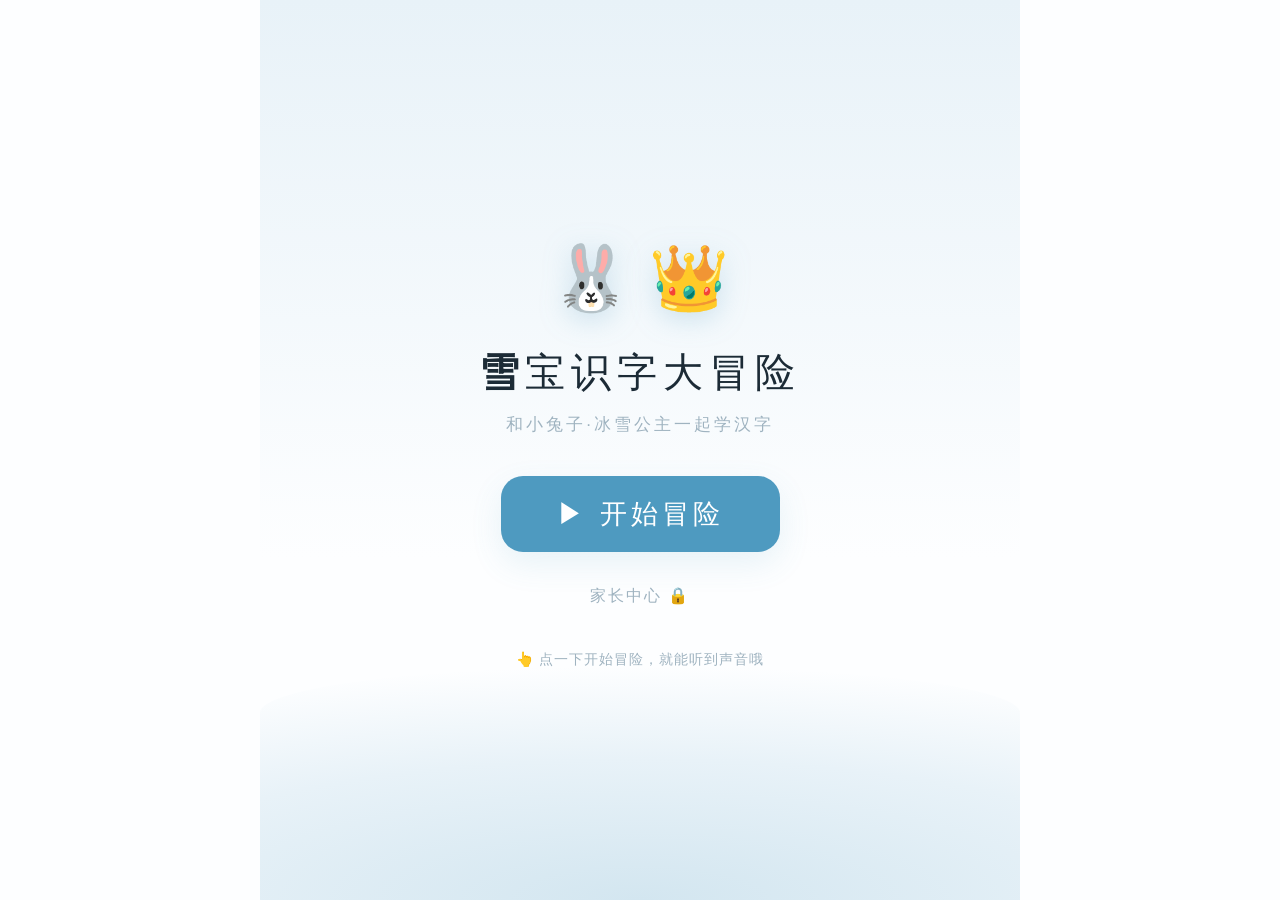
<file: index.html>
<!DOCTYPE html>
<html lang="zh-CN">
<head>
<meta charset="UTF-8">
<meta name="viewport" content="width=device-width, initial-scale=1.0, maximum-scale=1.0, user-scalable=no, viewport-fit=cover">
<meta name="apple-mobile-web-app-capable" content="yes">
<meta name="apple-mobile-web-app-status-bar-style" content="white">
<title>雪宝识字大冒险</title>
<link rel="stylesheet" href="assets/style.css">
</head>
<body>
<div id="app">
  <!-- 顶部状态栏 -->
  <header id="topbar" class="hidden">
    <button id="btn-home" aria-label="回到地图">🏠</button>
    <div id="progress-pill"><span id="star-count">⭐ 0</span></div>
    <button id="btn-audio" aria-label="声音开关">🔊</button>
  </header>

  <!-- 场景1: 开场（点击启动音频权限） -->
  <section id="scene-start" class="scene">
    <div class="sky"><div class="snowfield"></div><div class="snowflake" style="--d:0s;left:8%"></div><div class="snowflake" style="--d:1.2s;left:22%"></div><div class="snowflake" style="--d:2.4s;left:41%"></div><div class="snowflake" style="--d:0.6s;left:58%"></div><div class="snowflake" style="--d:1.8s;left:74%"></div><div class="snowflake" style="--d:3s;left:89%"></div></div>
    <div class="start-card">
      <div class="mascot-pair" aria-hidden="true">
        <div class="bunny">🐰</div>
        <div class="princess">👑</div>
      </div>
      <h1 class="game-title">雪宝识字大冒险</h1>
      <p class="game-sub">和小兔子·冰雪公主一起学汉字</p>
      <button id="btn-start" class="btn-primary big">▶<span>开始冒险</span></button>
      <button id="btn-parent" class="btn-ghost">家长中心 🔒</button>
      <p class="tap-hint">👆 点一下开始冒险，就能听到声音哦</p>
    </div>
  </section>

  <!-- 场景2: 关卡地图 -->
  <section id="scene-map" class="scene hidden">
    <div class="map-head">
      <div class="map-bunny">🐰</div>
      <div class="map-title-wrap">
        <h2 id="map-title">冒险地图</h2>
        <p id="map-sub">选一个亮晶晶的地方出发</p>
      </div>
      <button id="btn-album" class="album-btn" aria-label="我的字卡册">🖼️<span>字卡册</span></button>
    </div>
    <div id="stage-grid"></div>
  </section>

  <!-- 场景2b: 字卡图鉴册（v4 趣味收集） -->
  <section id="scene-album" class="scene hidden">
    <div class="album-head">
      <button id="btn-album-back" aria-label="返回地图">🗺️</button>
      <h2>我的字卡册</h2>
      <span id="album-progress" class="album-progress"></span>
    </div>
    <p class="album-hint">答对 3 次的字会点亮哦，集满全部 280 张字卡吧！</p>
    <div id="album-grid"></div>
  </section>

  <!-- 场景3: 关卡内（出题） -->
  <section id="scene-level" class="scene hidden">
    <div id="level-hud">
      <div id="hud-left"><button id="btn-back" aria-label="返回地图">🗺️</button></div>
      <div id="hud-progress"><div id="hud-bar"></div></div>
      <div id="hud-right"><span id="hud-hearts">❤️❤️❤️</span></div>
    </div>
    <div id="level-stage" class="theme-forest">
      <div id="level-companion" aria-hidden="true"><span id="companion-emoji">🐰</span><div id="companion-bubble"></div></div>
      <div id="question-area">
        <button id="q-audio" class="q-audio-btn" aria-label="再听一遍">
          <span class="q-audio-icon">🔊</span>
          <span id="q-audio-label">点我听题目</span>
        </button>
        <div id="q-prompt" class="q-prompt"></div>
        <div id="options" class="options"></div>
      </div>
    </div>
    <div id="feedback-overlay" class="hidden">
      <div id="feedback-card"></div>
    </div>
  </section>

  <!-- 场景4: 过关庆祝 -->
  <section id="scene-win" class="scene hidden">
    <div class="win-sky"><div class="snowfield"></div></div>
    <div class="win-card">
      <div class="win-stars" id="win-stars"></div>
      <h2 id="win-title">太棒了！</h2>
      <div id="win-new" class="win-new"></div>
      <div id="win-cheer"></div>
      <button id="btn-next" class="btn-primary big">➡️<span>下一关</span></button>
      <button id="btn-map" class="btn-ghost">回到地图 🗺️</button>
    </div>
  </section>

  <!-- 场景5: 家长中心（挡娃锁） -->
  <section id="scene-parent" class="scene hidden">
    <div class="parent-card">
      <h2>家长中心</h2>
      <div id="parent-lock">
        <p>请家长输入算式答案进入</p>
        <div class="lock-row"><span id="lock-q"></span> = <input id="lock-input" inputmode="numeric" type="text" maxlength="3"><button id="lock-btn" class="btn-primary sm">进入</button></div>
        <p id="lock-err" class="lock-err hidden">再试一次</p>
        <button id="lock-exit" class="btn-ghost">返回游戏</button>
      </div>
      <div id="parent-body" class="hidden"></div>
    </div>
  </section>

  <!-- 音频解锁浮层（iOS Safari 自动播放策略兜底） -->
  <div id="audio-unlock" class="hidden">
    <div class="unlock-card">
      <div class="bunny">🐰</div>
      <p>点点小兔子，打开声音</p>
      <button id="unlock-btn" class="btn-primary">🔓 打开声音</button>
    </div>
  </div>
</div>
<script src="curriculum.js"></script>
<script src="assets/cheers.js"></script>
<script src="assets/game.js"></script>
</body>
</html>
</file>
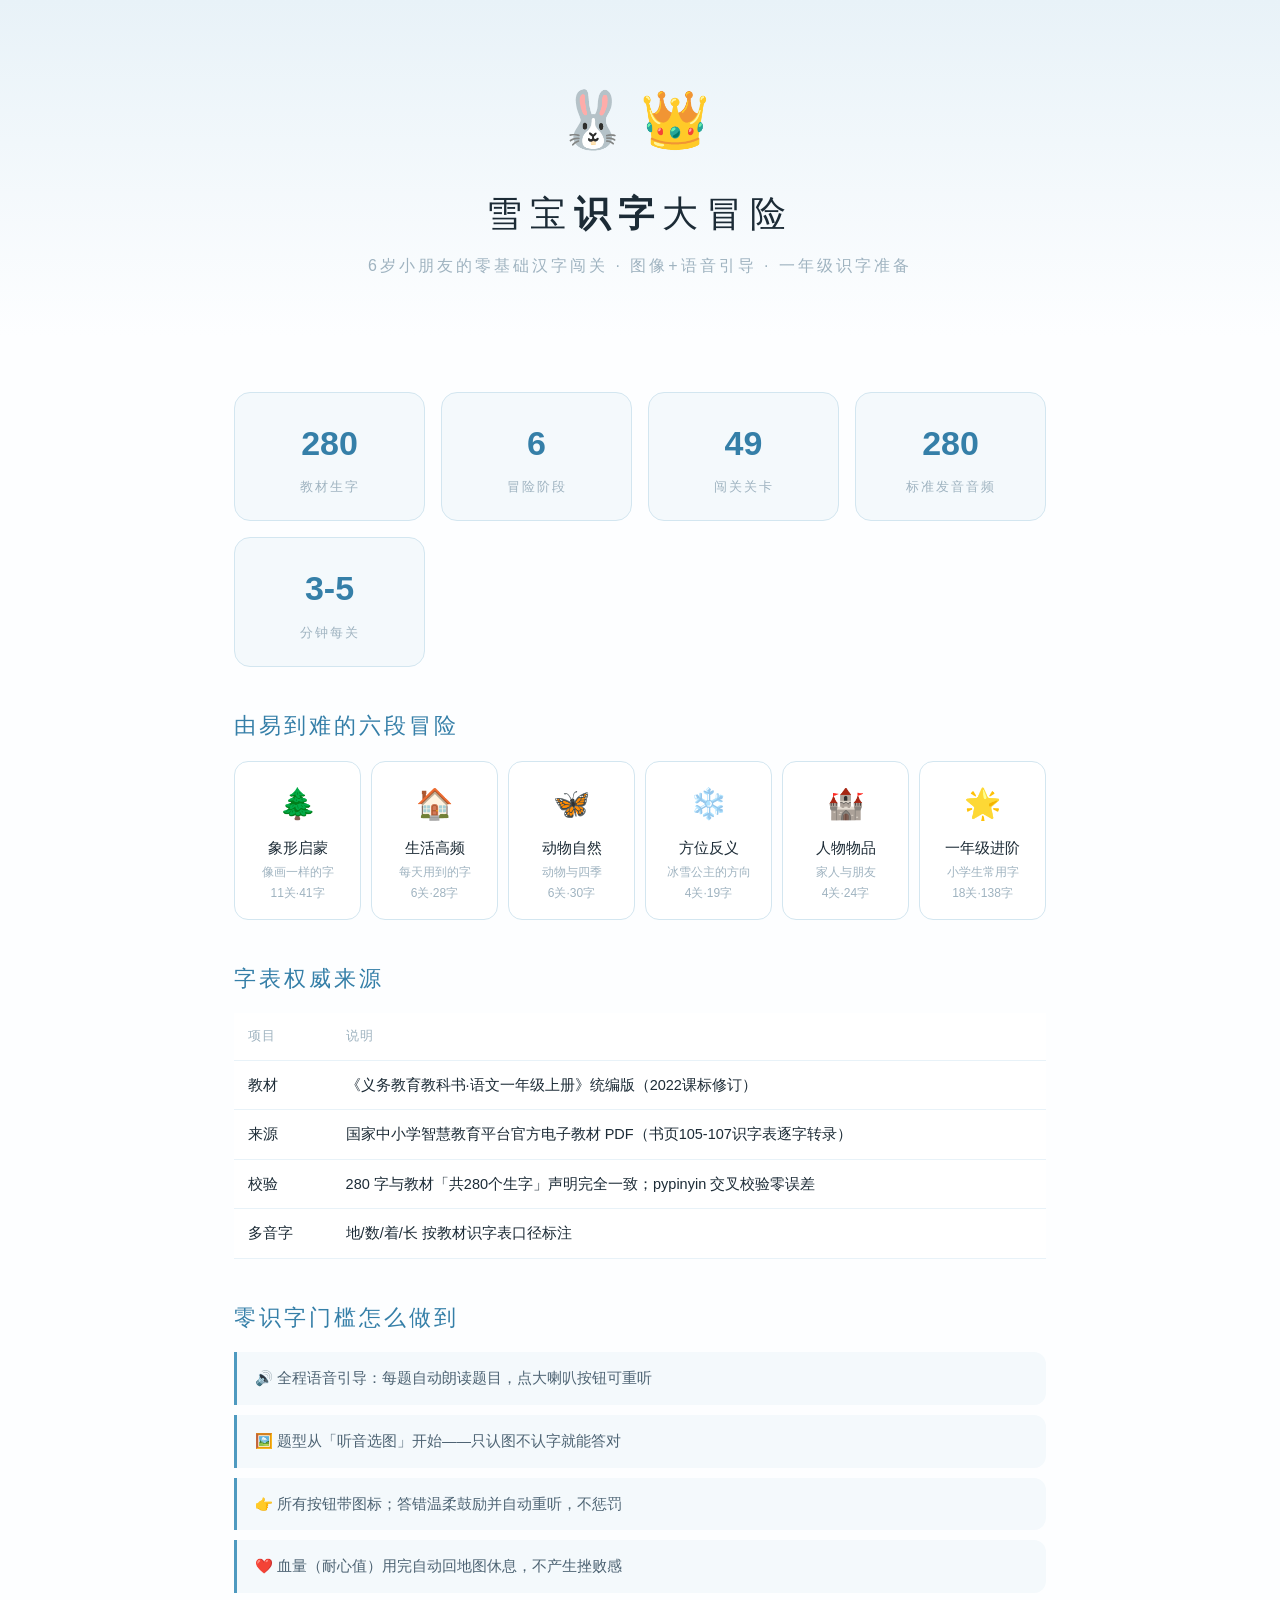
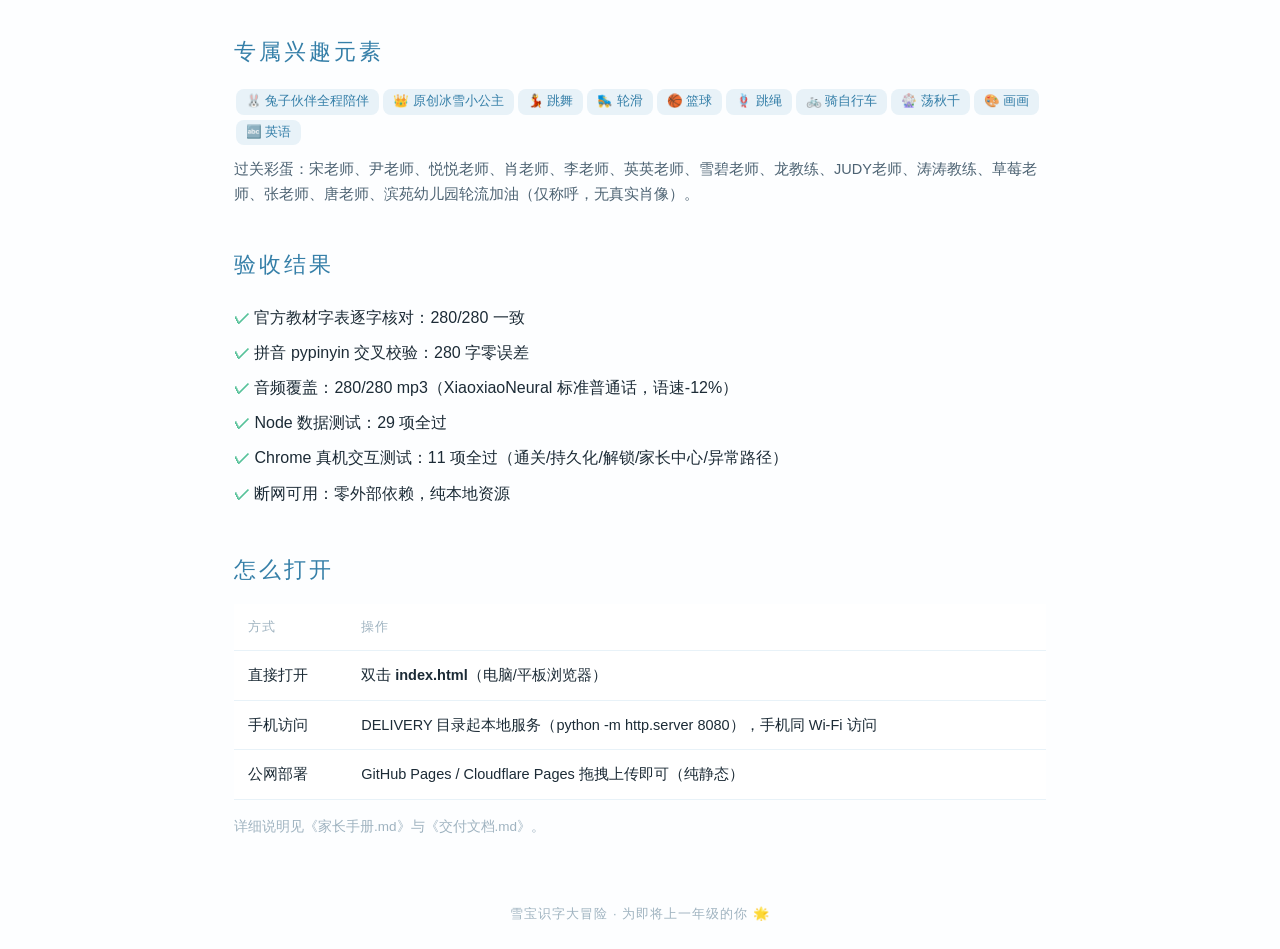
<file: 总览.html>
<!DOCTYPE html>
<html lang="zh-CN">
<head>
<meta charset="UTF-8">
<meta name="viewport" content="width=device-width, initial-scale=1.0">
<title>雪宝识字大冒险 · 交付总览</title>
<style>
:root {
  --ice-50:#f4f9fc; --ice-100:#e8f2f8; --ice-200:#d3e6f0; --ice-500:#4e9ac0; --ice-600:#357fa8;
  --ink-900:#1c2b36; --ink-600:#4d6373; --ink-300:#9fb3c0; --paper:#fdfeff; --warm:#f6a623;
}
* { margin:0; padding:0; box-sizing:border-box; }
body { font-family:-apple-system,"PingFang SC","Microsoft YaHei",sans-serif; background:var(--paper); color:var(--ink-900); line-height:1.7; }
.hero { background:linear-gradient(180deg,var(--ice-100) 0%,var(--paper) 100%); padding:72px 24px 56px; text-align:center; }
.hero .pair { font-size:56px; letter-spacing:12px; }
.hero h1 { font-size:36px; font-weight:200; letter-spacing:8px; margin:16px 0 8px; }
.hero h1 b { font-weight:600; }
.hero p { color:var(--ink-300); letter-spacing:3px; font-weight:300; }
.wrap { max-width:860px; margin:0 auto; padding:24px; }
.metrics { display:grid; grid-template-columns:repeat(auto-fit,minmax(150px,1fr)); gap:16px; margin:32px 0; }
.metric { background:var(--ice-50); border:1px solid var(--ice-200); border-radius:16px; padding:22px 12px; text-align:center; }
.metric .v { font-size:34px; font-weight:600; color:var(--ice-600); }
.metric .k { font-size:13px; color:var(--ink-300); letter-spacing:2px; margin-top:4px; }
h2 { font-size:22px; font-weight:500; letter-spacing:3px; margin:40px 0 16px; color:var(--ice-600); }
table { width:100%; border-collapse:collapse; margin:12px 0; background:#fff; }
th,td { padding:12px 14px; text-align:left; border-bottom:1px solid var(--ice-100); font-size:14.5px; }
th { color:var(--ink-300); font-weight:400; font-size:13px; letter-spacing:1px; }
.tag { display:inline-block; background:var(--ice-100); color:var(--ice-600); border-radius:8px; padding:2px 10px; font-size:12.5px; margin:2px; }
.stage-flow { display:flex; flex-wrap:wrap; gap:10px; margin:14px 0; }
.stage-step { flex:1; min-width:120px; background:#fff; border:1px solid var(--ice-200); border-radius:14px; padding:16px 14px; text-align:center; }
.stage-step .e { font-size:30px; }
.stage-step .n { font-size:15px; font-weight:500; margin:6px 0 2px; }
.stage-step .d { font-size:12px; color:var(--ink-300); }
.check { padding:4px 0; }
.check::before { content:"✓ "; color:#58c29a; font-weight:700; }
 footer { text-align:center; color:var(--ink-300); font-size:13px; padding:40px 0 24px; letter-spacing:1px; }
.qa { background:var(--ice-50); border-left:3px solid var(--ice-500); border-radius:0 12px 12px 0; padding:14px 18px; margin:10px 0; font-size:14.5px; color:var(--ink-600); }
</style>
</head>
<body>
<div class="hero">
  <div class="pair">🐰👑</div>
  <h1>雪宝<b>识字</b>大冒险</h1>
  <p>6岁小朋友的零基础汉字闯关 · 图像+语音引导 · 一年级识字准备</p>
</div>
<div class="wrap">

  <div class="metrics">
    <div class="metric"><div class="v">280</div><div class="k">教材生字</div></div>
    <div class="metric"><div class="v">6</div><div class="k">冒险阶段</div></div>
    <div class="metric"><div class="v">49</div><div class="k">闯关关卡</div></div>
    <div class="metric"><div class="v">280</div><div class="k">标准发音音频</div></div>
    <div class="metric"><div class="v">3-5</div><div class="k">分钟每关</div></div>
  </div>

  <h2>由易到难的六段冒险</h2>
  <div class="stage-flow">
    <div class="stage-step"><div class="e">🌲</div><div class="n">象形启蒙</div><div class="d">像画一样的字<br>11关·41字</div></div>
    <div class="stage-step"><div class="e">🏠</div><div class="n">生活高频</div><div class="d">每天用到的字<br>6关·28字</div></div>
    <div class="stage-step"><div class="e">🦋</div><div class="n">动物自然</div><div class="d">动物与四季<br>6关·30字</div></div>
    <div class="stage-step"><div class="e">❄️</div><div class="n">方位反义</div><div class="d">冰雪公主的方向<br>4关·19字</div></div>
    <div class="stage-step"><div class="e">🏰</div><div class="n">人物物品</div><div class="d">家人与朋友<br>4关·24字</div></div>
    <div class="stage-step"><div class="e">🌟</div><div class="n">一年级进阶</div><div class="d">小学生常用字<br>18关·138字</div></div>
  </div>

  <h2>字表权威来源</h2>
  <table>
    <tr><th>项目</th><th>说明</th></tr>
    <tr><td>教材</td><td>《义务教育教科书·语文一年级上册》统编版（2022课标修订）</td></tr>
    <tr><td>来源</td><td>国家中小学智慧教育平台官方电子教材 PDF（书页105-107识字表逐字转录）</td></tr>
    <tr><td>校验</td><td>280 字与教材「共280个生字」声明完全一致；pypinyin 交叉校验零误差</td></tr>
    <tr><td>多音字</td><td>地/数/着/长 按教材识字表口径标注</td></tr>
  </table>

  <h2>零识字门槛怎么做到</h2>
  <div class="qa">🔊 全程语音引导：每题自动朗读题目，点大喇叭按钮可重听</div>
  <div class="qa">🖼️ 题型从「听音选图」开始——只认图不认字就能答对</div>
  <div class="qa">👉 所有按钮带图标；答错温柔鼓励并自动重听，不惩罚</div>
  <div class="qa">❤️ 血量（耐心值）用完自动回地图休息，不产生挫败感</div>

  <h2>专属兴趣元素</h2>
  <p>
    <span class="tag">🐰 兔子伙伴全程陪伴</span><span class="tag">👑 原创冰雪小公主</span><span class="tag">💃 跳舞</span><span class="tag">🛼 轮滑</span><span class="tag">🏀 篮球</span><span class="tag">🪢 跳绳</span><span class="tag">🚲 骑自行车</span><span class="tag">🎡 荡秋千</span><span class="tag">🎨 画画</span><span class="tag">🔤 英语</span>
  </p>
  <p style="margin-top:10px;color:var(--ink-600);font-size:14.5px">
    过关彩蛋：宋老师、尹老师、悦悦老师、肖老师、李老师、英英老师、雪碧老师、龙教练、JUDY老师、涛涛教练、草莓老师、张老师、唐老师、滨苑幼儿园轮流加油（仅称呼，无真实肖像）。
  </p>

  <h2>验收结果</h2>
  <div class="check">官方教材字表逐字核对：280/280 一致</div>
  <div class="check">拼音 pypinyin 交叉校验：280 字零误差</div>
  <div class="check">音频覆盖：280/280 mp3（XiaoxiaoNeural 标准普通话，语速-12%）</div>
  <div class="check">Node 数据测试：29 项全过</div>
  <div class="check">Chrome 真机交互测试：11 项全过（通关/持久化/解锁/家长中心/异常路径）</div>
  <div class="check">断网可用：零外部依赖，纯本地资源</div>

  <h2>怎么打开</h2>
  <table>
    <tr><th>方式</th><th>操作</th></tr>
    <tr><td>直接打开</td><td>双击 <b>index.html</b>（电脑/平板浏览器）</td></tr>
    <tr><td>手机访问</td><td>DELIVERY 目录起本地服务（python -m http.server 8080），手机同 Wi-Fi 访问</td></tr>
    <tr><td>公网部署</td><td>GitHub Pages / Cloudflare Pages 拖拽上传即可（纯静态）</td></tr>
  </table>
  <p style="margin-top:16px;color:var(--ink-300);font-size:13.5px">详细说明见《家长手册.md》与《交付文档.md》。</p>
</div>
<footer>雪宝识字大冒险 · 为即将上一年级的你 🌟</footer>
</body>
</html>
</file>
<file: assets/style.css>
/* 雪宝识字大冒险 —— 11 Build 奢侈极简（幼儿适配版）
   设计DNA: 70%+留白 / 单一冰雪蓝强调色 / 微妙字重对比 / 呼吸感节奏
   幼儿适配: 大触控目标(≥64px) / 大字号 / 高对比但低饱和度 */

:root {
  --ice-50:  #f4f9fc;
  --ice-100: #e8f2f8;
  --ice-200: #d3e6f0;
  --ice-300: #aed4e6;
  --ice-400: #7db8d4;
  --ice-500: #4e9ac0;   /* 主强调色 */
  --ice-600: #357fa8;
  --ink-900: #1c2b36;
  --ink-600: #4d6373;
  --ink-300: #9fb3c0;
  --paper:   #fdfeff;
  --warm:    #f6a623;   /* 星星/奖励 专用第二色 */
  --good:    #58c29a;
  --bad:     #e88a8a;
  --radius-lg: 22px;
  --radius-md: 14px;
  --shadow-breath: 0 12px 32px rgba(78,154,192,.12);
}

* { margin:0; padding:0; box-sizing:border-box; -webkit-tap-highlight-color:transparent; }
html,body { height:100%; }
body {
  font-family:-apple-system,BlinkMacSystemFont,"PingFang SC","HarmonyOS Sans SC","Microsoft YaHei",sans-serif;
  background:var(--paper); color:var(--ink-900);
  overflow:hidden; user-select:none; -webkit-user-select:none;
  font-weight:400; line-height:1.5;
}
.hidden { display:none !important; }
#app { height:100dvh; max-width:760px; margin:0 auto; position:relative; background:var(--paper); }
.scene { position:absolute; inset:0; display:flex; flex-direction:column; }

/* ===== 顶部栏 ===== */
#topbar {
  display:flex; align-items:center; justify-content:space-between;
  padding:calc(env(safe-area-inset-top,0px) + 10px) 16px 8px;
}
#topbar button {
  width:52px;height:52px;border:none;border-radius:16px;background:var(--ice-100);
  font-size:24px;cursor:pointer;transition:transform .15s;
}
#topbar button:active { transform:scale(.92); }
#progress-pill {
  background:var(--ice-100); border-radius:999px; padding:10px 22px;
  font-size:20px; font-weight:600; color:var(--ice-600); letter-spacing:1px;
}

/* ===== 开场 ===== */
.sky { position:absolute; inset:0; background:linear-gradient(180deg,var(--ice-100) 0%,var(--paper) 62%); }
.snowfield { position:absolute; left:0; right:0; bottom:0; height:26%; background:radial-gradient(120% 100% at 50% 100%, var(--ice-200) 0%, var(--ice-100) 60%, transparent 100%); border-radius:100% 100% 0 0 / 40% 40% 0 0; }
.snowflake { position:absolute; top:-5vh; font-size:20px; color:var(--ice-300); animation:fall linear infinite; animation-duration:9s; animation-delay:var(--d); opacity:.7; }
@keyframes fall { to { transform:translateY(110vh); } }

.start-card { position:relative; z-index:2; flex:1; display:flex; flex-direction:column; align-items:center; justify-content:center; padding:32px; gap:10px; }
.mascot-pair { display:flex; gap:18px; align-items:flex-end; margin-bottom:6px; }
.bunny,.princess { font-size:64px; filter:drop-shadow(0 6px 14px rgba(78,154,192,.25)); animation:bob 3.2s ease-in-out infinite; }
.princess { animation-delay:.4s; }
@keyframes bob { 0%,100%{transform:translateY(0)} 50%{transform:translateY(-8px)} }
.game-title { font-size:40px; font-weight:200; letter-spacing:6px; color:var(--ink-900); }
.game-title::first-letter { font-weight:600; }
.game-sub { font-size:17px; color:var(--ink-300); font-weight:300; letter-spacing:3px; margin-bottom:28px; }
.tap-hint { font-size:14px; color:var(--ink-300); margin-top:22px; letter-spacing:1px; }

/* ===== 按钮 ===== */
.btn-primary {
  display:inline-flex; align-items:center; gap:12px; justify-content:center;
  background:var(--ice-500); color:#fff; border:none; border-radius:var(--radius-lg);
  padding:18px 44px; font-size:24px; font-weight:500; letter-spacing:4px; cursor:pointer;
  box-shadow:var(--shadow-breath); transition:transform .15s, box-shadow .15s;
}
.btn-primary:active { transform:scale(.95); box-shadow:0 6px 18px rgba(78,154,192,.18); }
.btn-primary.big { padding:20px 56px; font-size:27px; }
.btn-primary.sm { padding:12px 26px; font-size:18px; letter-spacing:2px; }
.btn-ghost {
  margin-top:14px; background:none; border:none; color:var(--ink-300);
  font-size:16px; letter-spacing:2px; cursor:pointer; padding:10px 20px;
}
.btn-ghost:active { color:var(--ice-600); }

/* ===== 地图 ===== */
.map-head { display:flex; align-items:center; gap:16px; padding:calc(env(safe-area-inset-top,0px) + 18px) 24px 8px; }
.map-bunny { font-size:52px; animation:bob 3.2s ease-in-out infinite; }
.map-title-wrap h2 { font-size:30px; font-weight:300; letter-spacing:5px; }
.map-title-wrap p { font-size:14px; color:var(--ink-300); letter-spacing:2px; font-weight:300; }
#stage-grid { flex:1; overflow-y:auto; padding:14px 24px calc(env(safe-area-inset-bottom,0px) + 24px); display:flex; flex-direction:column; gap:18px; }

.stage-card {
  background:var(--ice-50); border:1px solid var(--ice-200); border-radius:var(--radius-lg);
  padding:20px 22px; cursor:pointer; transition:transform .15s;
}
.stage-card:active { transform:scale(.98); }
.stage-card.locked { opacity:.45; filter:grayscale(.8); }
.stage-head { display:flex; align-items:center; justify-content:space-between; }
.stage-name { display:flex; align-items:center; gap:14px; }
.stage-emoji { font-size:36px; }
.stage-name h3 { font-size:22px; font-weight:500; letter-spacing:3px; }
.stage-name p { font-size:13px; color:var(--ink-300); font-weight:300; letter-spacing:1px; }
.stage-lock { font-size:26px; }
.stage-levels { display:flex; flex-wrap:wrap; gap:12px; margin-top:16px; }
.level-node {
  width:64px; height:64px; border-radius:20px; border:1.5px solid var(--ice-300);
  background:#fff; display:flex; align-items:center; justify-content:center;
  font-size:24px; cursor:pointer; position:relative; transition:transform .12s;
}
.level-node:active { transform:scale(.9); }
.level-node.done { background:var(--ice-500); border-color:var(--ice-500); color:#fff; }
.level-node.done::after { content:"⭐"; position:absolute; top:-8px; right:-8px; font-size:16px; }
.level-node.locked { opacity:.35; }
.level-node.current { border-color:var(--warm); border-width:2.5px; animation:pulse 1.6s ease-in-out infinite; }
@keyframes pulse { 0%,100%{box-shadow:0 0 0 0 rgba(246,166,35,.25)} 50%{box-shadow:0 0 0 10px rgba(246,166,35,0)} }

/* ===== 关卡 ===== */
#level-hud { display:flex; align-items:center; gap:14px; padding:calc(env(safe-area-inset-top,0px) + 10px) 16px 6px; }
#btn-back { width:48px;height:48px;border:none;border-radius:14px;background:var(--ice-100);font-size:22px;cursor:pointer; }
#hud-progress { flex:1; height:14px; background:var(--ice-100); border-radius:99px; overflow:hidden; }
#hud-bar { height:100%; width:0%; background:linear-gradient(90deg,var(--ice-400),var(--ice-500)); border-radius:99px; transition:width .4s; }
#hud-hearts { font-size:18px; letter-spacing:2px; }
#level-stage { flex:1; display:flex; flex-direction:column; padding:8px 20px calc(env(safe-area-inset-bottom,0px) + 16px); position:relative; overflow:hidden; }
#level-stage.theme-forest { background:linear-gradient(180deg,#f2f8f0 0%,var(--paper) 40%); }
#level-stage.theme-home   { background:linear-gradient(180deg,#fdf6ec 0%,var(--paper) 40%); }
#level-stage.theme-meadow { background:linear-gradient(180deg,#f0f8f4 0%,var(--paper) 40%); }
#level-stage.theme-ice    { background:linear-gradient(180deg,var(--ice-100) 0%,var(--paper) 40%); }

/* v3 场景大图作柔和背景水印（不干扰阅读） */
#level-stage::before {
  content:""; position:absolute; inset:0; pointer-events:none;
  background-position:center top; background-size:cover; background-repeat:no-repeat;
  opacity:0; transition:opacity .5s; mask-image:linear-gradient(180deg,rgba(0,0,0,.5) 0%,transparent 62%);
  -webkit-mask-image:linear-gradient(180deg,rgba(0,0,0,.5) 0%,transparent 62%);
}
#level-stage.scene-bg::before { opacity:.16; }
#level-stage.theme-forest.scene-bg::before { background-image:url(../img/scene_forest.jpg); }
#level-stage.theme-home.scene-bg::before   { background-image:url(../img/scene_home.jpg); }
#level-stage.theme-meadow.scene-bg::before { background-image:url(../img/scene_meadow.jpg); }
#level-stage.theme-ice.scene-bg::before    { background-image:url(../img/scene_ice.jpg); }
#level-stage.theme-castle.scene-bg::before { background-image:url(../img/scene_castle.jpg); }
#level-stage.theme-star.scene-bg::before   { background-image:url(../img/scene_star.jpg); }
#level-stage.theme-castle { background:linear-gradient(180deg,#f5f0fa 0%,var(--paper) 40%); }
#level-stage.theme-star   { background:linear-gradient(180deg,#f7f4ec 0%,var(--paper) 40%); }

#level-companion { display:flex; align-items:flex-start; gap:10px; padding:8px 4px; min-height:86px; }
#companion-emoji { font-size:52px; animation:bob 3s ease-in-out infinite; }
#companion-bubble {
  background:var(--ice-50); border:1px solid var(--ice-200); border-radius:4px 18px 18px 18px;
  padding:12px 18px; font-size:16px; color:var(--ink-600); max-width:70%; font-weight:300; letter-spacing:1px;
}

#question-area { flex:1; display:flex; flex-direction:column; align-items:center; justify-content:center; gap:22px; padding-bottom:10px; }
.q-audio-btn {
  display:flex; align-items:center; gap:14px; background:#fff; border:1.5px solid var(--ice-300);
  border-radius:999px; padding:16px 34px; font-size:22px; color:var(--ice-600); cursor:pointer;
  box-shadow:var(--shadow-breath); transition:transform .12s; font-family:inherit; font-weight:400;
}
.q-audio-btn:active { transform:scale(.94); }
.q-audio-icon { font-size:28px; }
.q-audio-btn.playing { animation:soundwave 1s ease-in-out infinite; border-color:var(--ice-500); }
@keyframes soundwave { 0%,100%{transform:scale(1)} 50%{transform:scale(1.04)} }
.q-prompt { font-size:19px; color:var(--ink-300); font-weight:300; letter-spacing:2px; text-align:center; }

/* v3 大图主视觉：看图题的插画卡 */
.q-main-card {
  background:#fff; border:2px solid var(--ice-200); border-radius:var(--radius-lg);
  width:min(46vw, 300px); aspect-ratio:4/3; overflow:hidden;
  display:flex; align-items:center; justify-content:center;
  box-shadow:var(--shadow-breath); position:relative;
}
.q-main-card img.q-img { width:100%; height:100%; object-fit:cover; border-radius:calc(var(--radius-lg) - 2px); }
.q-main-card .opt-emoji { font-size:min(22vw, 150px); line-height:1.05; }
.q-main-card .opt-hz { font-size:min(26vw, 170px); font-weight:500; color:var(--ink-900); }
.q-main-card.has-img { width:min(52vw, 340px); }
.q-main-card .q-img-tag {
  position:absolute; left:10px; top:10px; background:rgba(255,255,255,.85); border-radius:999px;
  font-size:13px; padding:4px 10px; color:var(--ice-600); letter-spacing:1px;
}
/* v4 擦雪花 */
.q-main-card .scratch-canvas { position:absolute; inset:0; width:100%; height:100%; border-radius:inherit; cursor:pointer; touch-action:none; z-index:2; }
.q-main-card .scratch-tip { position:absolute; left:50%; bottom:10px; transform:translateX(-50%); background:rgba(255,255,255,.9); border-radius:999px; font-size:13px; padding:4px 12px; color:var(--ice-600); z-index:3; pointer-events:none; }
.q-main-card.scratch { animation:breathe 2.4s ease-in-out infinite; }
@keyframes breathe { 0%,100%{transform:scale(1)} 50%{transform:scale(1.015)} }
.fx-burst { position:absolute; inset:0; pointer-events:none; z-index:60; }

/* ===== v4 字卡图鉴册 ===== */
.album-btn { display:flex; flex-direction:column; align-items:center; gap:2px; background:#fff; border:1.5px solid var(--ice-300); border-radius:14px; padding:8px 12px; font-size:22px; cursor:pointer; font-family:inherit; box-shadow:var(--shadow-breath); }
.album-btn span { font-size:12px; color:var(--ice-600); letter-spacing:1px; }
.album-head { display:flex; align-items:center; gap:14px; padding:calc(env(safe-area-inset-top,0px) + 14px) 20px 6px; }
.album-head h2 { font-size:24px; font-weight:400; letter-spacing:4px; flex:1; }
.album-head button { font-size:26px; background:none; border:none; cursor:pointer; }
.album-progress { font-size:15px; color:var(--ice-600); background:var(--ice-50); border:1px solid var(--ice-200); border-radius:999px; padding:6px 14px; }
.album-hint { font-size:13px; color:var(--ink-300); padding:0 20px 10px; font-weight:300; }
#album-grid { flex:1; overflow-y:auto; display:grid; grid-template-columns:repeat(auto-fill,minmax(88px,1fr)); gap:10px; padding:6px 16px 30px; align-content:start; }
.album-card { position:relative; aspect-ratio:3/4; border-radius:14px; overflow:hidden; border:1.5px solid var(--ice-200); background:#fff; display:flex; flex-direction:column; }
.album-card img { width:100%; aspect-ratio:4/3; object-fit:cover; }
.album-card .al-hz { flex:1; display:flex; align-items:center; justify-content:center; font-size:30px; font-weight:500; }
.album-card.locked { filter:grayscale(1); }
.album-card.locked .al-hz { color:var(--ink-300); }
.album-card.locked::after { content:"🔒"; position:absolute; right:6px; top:6px; font-size:13px; }
.album-card .al-new { position:absolute; left:6px; top:6px; background:#fbbf24; color:#fff; border-radius:999px; font-size:11px; padding:2px 8px; }

.options { display:grid; grid-template-columns:repeat(2,minmax(0,1fr)); gap:16px; width:100%; max-width:560px; }
.options.triple { grid-template-columns:repeat(3,minmax(0,1fr)); }
.opt {
  min-height:118px; border-radius:var(--radius-lg); border:1.5px solid var(--ice-200); background:#fff;
  display:flex; flex-direction:column; align-items:center; justify-content:center; gap:6px;
  font-size:26px; cursor:pointer; transition:transform .12s, border-color .12s; padding:12px; font-family:inherit;
}
.opt:active { transform:scale(.94); }
.opt .opt-emoji { font-size:54px; line-height:1.1; }
.opt .opt-hz { font-size:52px; font-weight:500; color:var(--ink-900); }
.opt .opt-py { font-size:16px; color:var(--ice-500); letter-spacing:1px; }
.opt.correct { border-color:var(--good); background:#f0faf6; animation:pop .4s; }
.opt.wrong   { border-color:var(--bad);  background:#fdf1f1; animation:shake .4s; }
@keyframes pop { 0%{transform:scale(1)} 50%{transform:scale(1.06)} 100%{transform:scale(1)} }
@keyframes shake { 0%,100%{transform:translateX(0)} 25%{transform:translateX(-6px)} 75%{transform:translateX(6px)} }

/* 反馈浮层 */
#feedback-overlay { position:absolute; inset:0; background:rgba(253,254,255,.92); display:flex; align-items:center; justify-content:center; z-index:50; }
#feedback-card { text-align:center; padding:40px; animation:pop .5s; }
#feedback-card .fb-emoji { font-size:88px; }
#feedback-card .fb-title { font-size:30px; font-weight:500; letter-spacing:4px; margin:12px 0 6px; }
#feedback-card .fb-sub { font-size:18px; color:var(--ink-600); font-weight:300; }
#feedback-card .fb-sub .hz-big { font-size:44px; font-weight:600; color:var(--ice-600); display:block; margin-bottom:4px; }

/* ===== 过关 ===== */
.win-sky { position:absolute; inset:0; background:linear-gradient(180deg,var(--ice-100) 0%,var(--paper) 55%); }
.win-card { position:relative; z-index:2; flex:1; display:flex; flex-direction:column; align-items:center; justify-content:center; gap:12px; padding:36px; }
.win-stars { font-size:52px; letter-spacing:10px; animation:pop .6s; }
#win-title { font-size:36px; font-weight:300; letter-spacing:8px; }
.win-new { font-size:20px; color:var(--ink-600); font-weight:300; text-align:center; line-height:2; }
.win-new .w { display:inline-block; margin:4px; font-size:30px; font-weight:500; color:var(--ink-900); }
#win-cheer { font-size:17px; color:var(--ice-500); font-weight:300; letter-spacing:1px; text-align:center; min-height:26px; }

/* ===== 家长中心 ===== */
.parent-card { flex:1; overflow-y:auto; padding:calc(env(safe-area-inset-top,0px) + 30px) 26px 40px; }
.parent-card h2 { font-size:26px; font-weight:400; letter-spacing:4px; margin-bottom:18px; }
.lock-row { display:flex; align-items:center; gap:12px; margin:14px 0; font-size:24px; }
.lock-row input {
  width:90px; padding:10px 14px; border:1.5px solid var(--ice-300); border-radius:12px;
  font-size:24px; text-align:center; font-family:inherit;
}
.lock-err { color:var(--bad); font-size:14px; }
.report-block { background:var(--ice-50); border:1px solid var(--ice-200); border-radius:var(--radius-md); padding:18px 20px; margin-bottom:16px; }
.report-block h3 { font-size:17px; font-weight:500; letter-spacing:2px; color:var(--ice-600); margin-bottom:10px; }
.report-block p, .report-block li { font-size:15px; color:var(--ink-600); line-height:1.9; font-weight:300; }
.kv-grid { display:grid; grid-template-columns:repeat(auto-fit,minmax(140px,1fr)); gap:12px; }
.kv { background:#fff; border:1px solid var(--ice-200); border-radius:12px; padding:14px; text-align:center; }
.kv .k { font-size:13px; color:var(--ink-300); letter-spacing:1px; }
.kv .v { font-size:26px; font-weight:600; color:var(--ice-600); margin-top:4px; }
.char-chip { display:inline-block; background:#fff; border:1px solid var(--ice-200); border-radius:10px; padding:6px 10px; margin:3px; font-size:19px; }
.char-chip.weak { border-color:var(--bad); color:var(--bad); }
.char-chip.learned { border-color:var(--good); }
.btn-line { display:flex; gap:12px; flex-wrap:wrap; margin-top:6px; }
.btn-outline { background:#fff; border:1.5px solid var(--ice-400); color:var(--ice-600); border-radius:14px; padding:12px 22px; font-size:16px; cursor:pointer; font-family:inherit; }
.btn-outline:active { background:var(--ice-50); }

/* ===== 音频解锁浮层 ===== */
#audio-unlock { position:absolute; inset:0; background:rgba(28,43,54,.35); backdrop-filter:blur(3px); display:flex; align-items:center; justify-content:center; z-index:99; }
.unlock-card { background:#fff; border-radius:var(--radius-lg); padding:38px 44px; text-align:center; box-shadow:var(--shadow-breath); }
.unlock-card .bunny { font-size:60px; animation:bob 3s ease-in-out infinite; }
.unlock-card p { margin:12px 0 18px; font-size:18px; color:var(--ink-600); font-weight:300; }

@media (max-width:390px) {
  .game-title { font-size:32px; letter-spacing:4px; }
  .opt .opt-hz { font-size:42px; }
  .opt .opt-emoji { font-size:44px; }
  .options { gap:12px; }
  .level-node { width:56px; height:56px; }
  .q-main-card { width:min(56vw, 260px); }
  .q-main-card.has-img { width:min(62vw, 290px); }
  .q-main-card .opt-emoji { font-size:min(28vw, 120px); }
  .q-main-card .opt-hz { font-size:min(30vw, 130px); }
}
</file>
